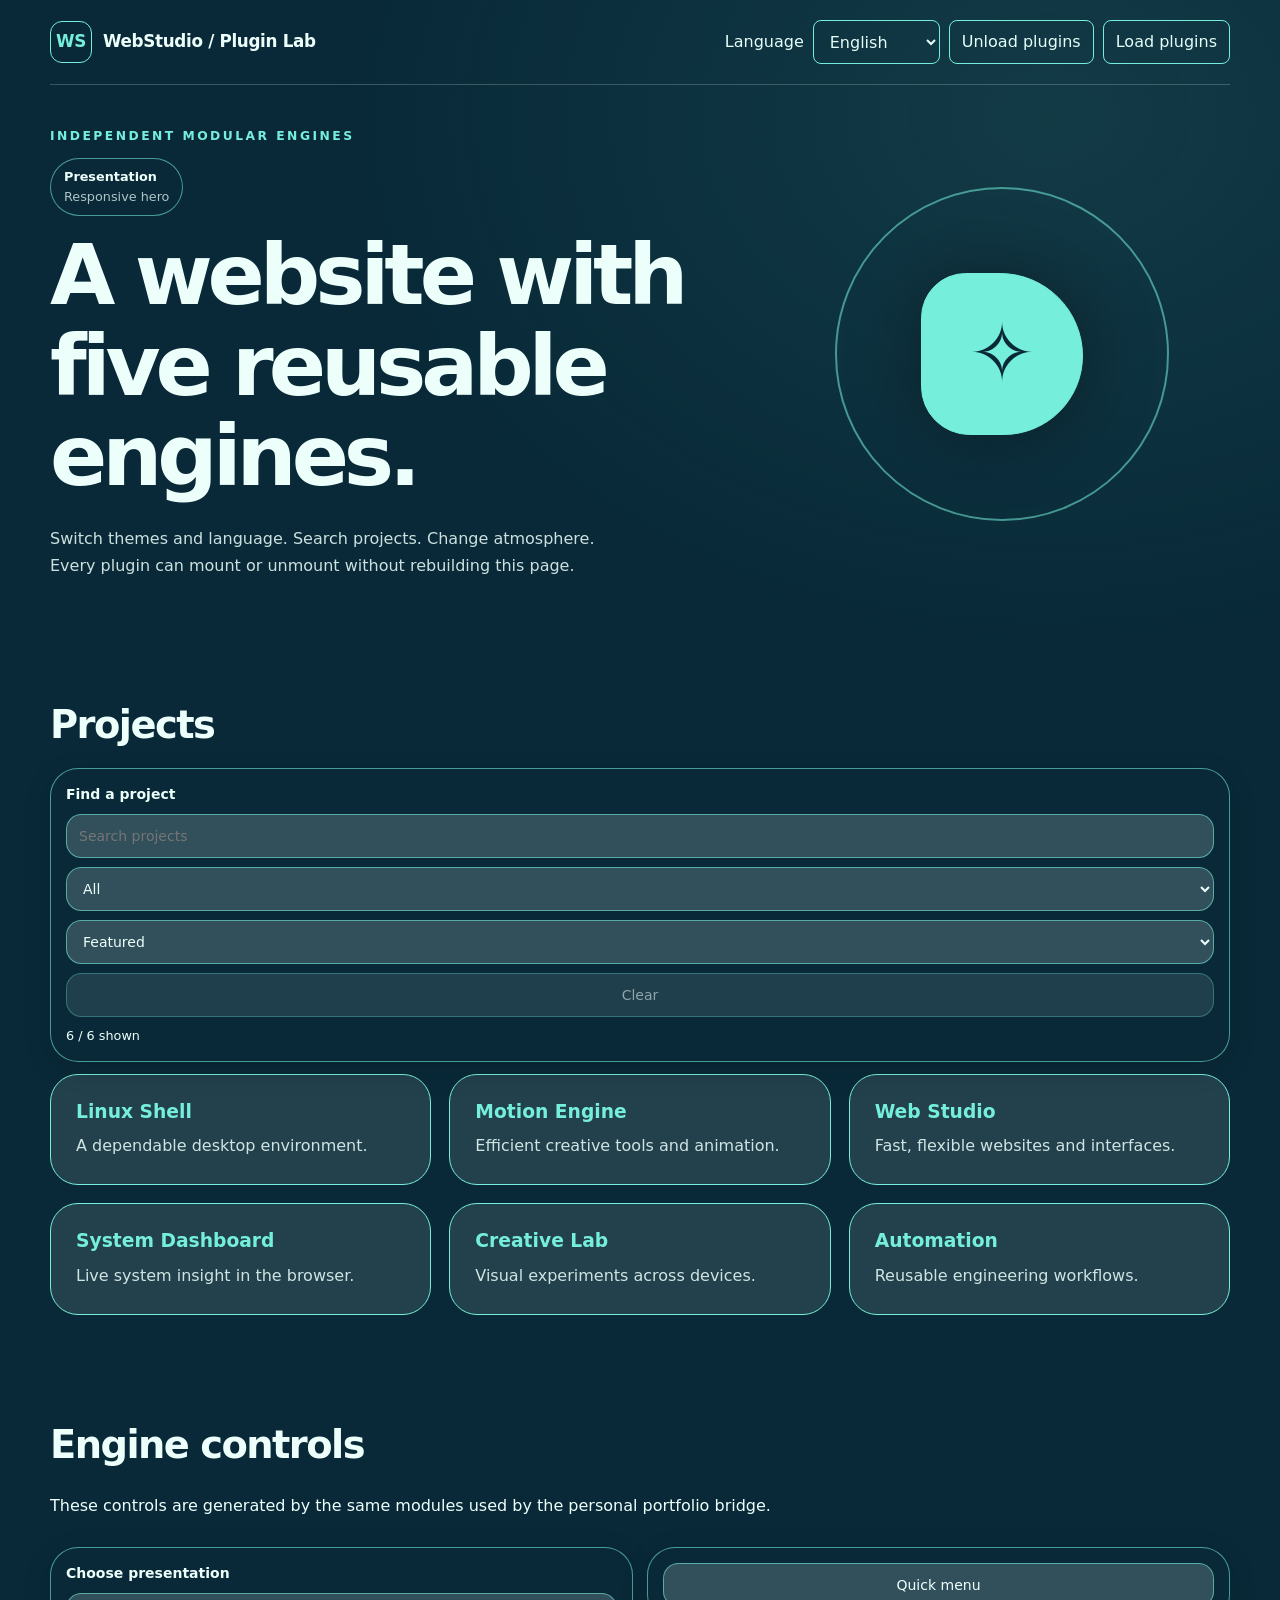
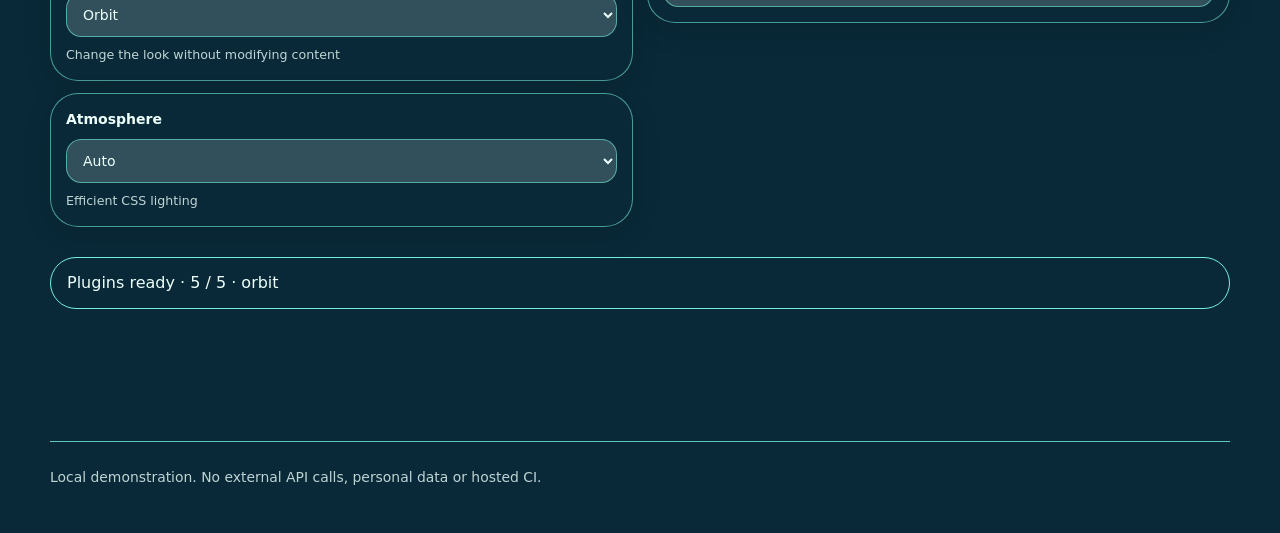
<file: examples/webstudio-plugin-starter/index.html>
<!doctype html>
<html lang="en">
<head>
<meta charset="utf-8">
<meta name="viewport" content="width=device-width, initial-scale=1">
<meta name="robots" content="noindex,nofollow,noarchive">
<meta name="description" content="Standalone demonstration of the WebStudio five-engine plugin system">
<title>WebStudio Plugin Playground</title>
<link rel="stylesheet" href="../../plugins/webstudio-plugin-engine-v331.css?v=3.31.0">
<style>
*{box-sizing:border-box}
:root{color-scheme:dark}
html{scroll-behavior:smooth}
body{margin:0;font:16px/1.65 system-ui,sans-serif;background:#091923;color:#eef9fb}
#demo-app{min-height:100vh;background:var(--wsp-surface,#092938);color:var(--wsp-ink,#edfffb);transition:background-color .2s}
#demo-app .wrap{width:min(1180px,calc(100% - 40px));margin-inline:auto}
#demo-app .top{padding:20px 0;display:flex;gap:15px;flex-wrap:wrap;align-items:center;justify-content:space-between;border-bottom:1px solid #ffffff35}
#demo-app .brand{display:flex;align-items:center;gap:11px;font-size:1.05rem;font-weight:800;letter-spacing:-.02em}
#demo-app .brand-mark{display:grid;place-items:center;width:42px;height:42px;border:1px solid var(--wsp-accent);border-radius:12px;color:var(--wsp-accent)}
#demo-app .top-tools{display:flex;align-items:center;flex-wrap:wrap;gap:9px}
#demo-app .top-tools :is(select,button){min-height:44px;padding:8px 12px;border:1px solid var(--wsp-accent);background:var(--wsp-surface);color:var(--wsp-ink);border-radius:8px;font:inherit;cursor:pointer}
#demo-app .hero{display:grid;grid-template-columns:minmax(0,1.2fr) minmax(260px,.8fr);align-items:center;gap:40px;padding:80px 0 75px;min-height:490px}
#demo-app h1{font:800 clamp(2.7rem,6.6vw,5.8rem)/1.07 system-ui,sans-serif;letter-spacing:-.06em;margin:0 0 25px}
#demo-app .kicker{color:var(--wsp-accent);font-size:.77rem;letter-spacing:.2em;font-weight:700;text-transform:uppercase}
#demo-app .hero-copy{max-width:55ch;color:var(--wsp-ink);opacity:.86}
#demo-app .art{position:relative;min-height:290px;display:grid;place-items:center;isolation:isolate}
#demo-app .art:before{content:"";position:absolute;width:min(100%,330px);aspect-ratio:1;border:2px solid var(--wsp-accent);border-radius:50%;opacity:.55}
#demo-app .art:after{content:"✧";display:grid;place-items:center;width:160px;height:160px;border-radius:35% 65% 62% 38%;border:1px solid var(--wsp-accent);background:var(--wsp-accent);color:var(--wsp-surface);font-size:5rem;box-shadow:0 0 75px #0005}
#demo-app section[id]{padding:28px 0 70px;scroll-margin-top:30px}
#demo-app h2{font-size:clamp(1.8rem,3vw,2.4rem);letter-spacing:-.04em;margin:0 0 12px}
#demo-app .grid{display:grid;grid-template-columns:repeat(3,minmax(0,1fr));gap:18px}
#demo-app .work-card{min-width:0;padding:25px;border:1px solid var(--wsp-accent);border-radius:var(--wsp-radius);background:color-mix(in srgb,var(--wsp-surface) 89%,var(--wsp-ink));}
#demo-app .work-card h3{margin:0 0 10px;line-height:1.25;color:var(--wsp-accent)}
#demo-app .work-card p{margin:0;color:var(--wsp-ink);opacity:.86}
#demo-app .work-card[hidden]{display:none!important}
#demo-app .tools-grid{display:grid;grid-template-columns:repeat(2,minmax(0,1fr));gap:14px;align-items:start}
#demo-app .tools-grid>div{min-width:0}
#demo-app .status-line{display:block;padding:12px 16px;border:1px solid var(--wsp-accent);border-radius:var(--wsp-radius);margin:18px 0;color:var(--wsp-ink);white-space:pre-wrap;overflow-wrap:anywhere}
#demo-app .foot{margin-top:44px;padding:24px 0 44px;border-top:1px solid var(--wsp-accent);font-size:.87rem;opacity:.8}
#demo-app :is(button,select,a):focus-visible{outline:3px solid var(--wsp-accent)!important;outline-offset:3px}
#demo-app a{color:var(--wsp-accent)}
#demo-app[data-wsp-theme="editorial"] h1{font-family:Georgia,serif;letter-spacing:-.055em}
#demo-app[data-wsp-theme="terminal"] :is(h1,h2,h3,.brand){font-family:ui-monospace,monospace}
#demo-app[data-wsp-theme="terminal"] .work-card{border-style:dashed}
#demo-app[data-wsp-theme="aurora-peak"] .art:before{border-radius:50% 50% 20% 20%}
#demo-app[data-wsp-theme="neon-studio"] .art:after{box-shadow:0 0 70px #61f5e444}
#demo-app[data-wsp-theme="design-2"] .art:before{transform:rotate(28deg);border-radius:28%}
#demo-app[data-wsp-locale="ar"]{direction:rtl}
@media(max-width:800px){#demo-app .hero{grid-template-columns:1fr;padding:50px 0}#demo-app .grid{grid-template-columns:repeat(2,minmax(0,1fr))}}
@media(max-width:550px){#demo-app .wrap{width:min(100% - 28px,1180px)}#demo-app .grid,#demo-app .tools-grid{grid-template-columns:1fr}#demo-app .top-tools{width:100%}}
@media(prefers-reduced-motion:reduce){html{scroll-behavior:auto}#demo-app{transition:none}}
</style>
</head>
<body>
<div id="demo-app">
 <header class="wrap top">
  <div class="brand"><span class="brand-mark" aria-hidden="true">WS</span><span>WebStudio / Plugin Lab</span></div>
  <div class="top-tools">
   <label for="demo-locale" data-demo-i18n="language">Language</label>
   <select id="demo-locale" aria-label="Choose site language">
    <option value="en">English</option><option value="hi">हिन्दी</option>
    <option value="bn">বাংলা</option><option value="es">Español</option>
    <option value="fr">Français</option><option value="de">Deutsch</option>
    <option value="pt">Português</option><option value="ar">العربية</option>
    <option value="zh-CN">简体中文</option><option value="ja">日本語</option>
   </select>
   <button id="demo-unmount" type="button" data-demo-i18n="unmount">Unload plugins</button>
   <button id="demo-mount" type="button" data-demo-i18n="mount">Load plugins</button>
  </div>
 </header>
 <main>
  <section class="wrap hero" id="introduction" data-wsp-hero data-wsp-section data-wsp-label="Introduction">
   <div><p class="kicker" data-demo-i18n="kicker">Independent modular engines</p>
    <h1 data-demo-i18n="title">A website with five reusable engines.</h1>
    <p class="hero-copy" data-demo-i18n="intro">Switch themes and language. Search projects. Change atmosphere. Every plugin can mount or unmount without rebuilding this page.</p>
   </div>
   <div class="art" aria-hidden="true"></div>
  </section>
  <section class="wrap" id="projects" data-wsp-section data-wsp-label="Projects">
   <h2 data-demo-i18n="projects">Projects</h2>
   <div id="demo-portfolio-section">
    <div class="grid">
     <article class="work-card" data-wsp-project data-wsp-category="linux"><h3>Linux Shell</h3><p data-demo-i18n="project1">A dependable desktop environment.</p></article>
     <article class="work-card" data-wsp-project data-wsp-category="ai"><h3>Motion Engine</h3><p data-demo-i18n="project2">Efficient creative tools and animation.</p></article>
     <article class="work-card" data-wsp-project data-wsp-category="web"><h3>Web Studio</h3><p data-demo-i18n="project3">Fast, flexible websites and interfaces.</p></article>
     <article class="work-card" data-wsp-project data-wsp-category="linux,web"><h3>System Dashboard</h3><p data-demo-i18n="project4">Live system insight in the browser.</p></article>
     <article class="work-card" data-wsp-project data-wsp-category="ai,web"><h3>Creative Lab</h3><p data-demo-i18n="project5">Visual experiments across devices.</p></article>
     <article class="work-card" data-wsp-project data-wsp-category="linux,ai"><h3>Automation</h3><p data-demo-i18n="project6">Reusable engineering workflows.</p></article>
    </div>
   </div>
  </section>
  <section class="wrap" id="capabilities" data-wsp-section data-wsp-label="Engine Controls">
   <h2 data-demo-i18n="engines">Engine controls</h2>
   <p data-demo-i18n="controlsHelp">These controls are generated by the same modules used by the personal portfolio bridge.</p>
   <div class="tools-grid"><div id="demo-plugin-tools"></div><div id="demo-plugin-other"></div></div>
   <output id="demo-status" class="status-line" aria-live="polite">Loading…</output>
  </section>
 </main>
 <footer class="wrap foot" data-demo-i18n="footer">Local demonstration. No external API calls, personal data or hosted CI.</footer>
</div>
<script src="../../plugins/webstudio-plugin-engine-v331.js?v=3.31.0" defer></script>
<script src="../../plugins/modules/theme-v331.js?v=3.31.0" defer></script>
<script src="../../plugins/modules/hero-v331.js?v=3.31.0" defer></script>
<script src="../../plugins/modules/atmosphere-v331.js?v=3.31.0" defer></script>
<script src="../../plugins/modules/quick-menu-v331.js?v=3.31.0" defer></script>
<script src="../../plugins/modules/portfolio-v331.js?v=3.31.0" defer></script>
<script src="starter.js?v=3.31.0" defer></script>
</body>
</html>
</file>
<file: plugins/webstudio-plugin-engine-v331.css>
/* WebStudio Plugin Engine v3.31 — fully scoped, standalone CSS.
 * No existing WebStudio selectors modified: safe to include on any website.
 * Legacy portfolio mounts the host in bridge mode without duplicate UI.
 */
[data-wsp-host] {
 --wsp-accent:#75efdb;--wsp-surface:#092938;--wsp-ink:#edfffb;
 --wsp-soft:color-mix(in srgb,var(--wsp-surface) 82%,var(--wsp-ink));
 --wsp-border:color-mix(in srgb,var(--wsp-accent) 58%,transparent);
 --wsp-radius:16px;--wsp-font:system-ui,-apple-system,sans-serif;
}
[data-wsp-theme="orbit"] {--wsp-radius:28px;--wsp-font:system-ui,-apple-system,sans-serif}
[data-wsp-theme="editorial"] {--wsp-radius:3px;--wsp-font:Georgia,serif}
[data-wsp-theme="terminal"] {--wsp-radius:0px;--wsp-font:ui-monospace,SFMono-Regular,monospace}
[data-wsp-theme="aurora-peak"] {--wsp-radius:18px 18px 7px 7px;--wsp-font:system-ui,-apple-system,sans-serif}
[data-wsp-theme="neon-studio"] {--wsp-radius:15px;--wsp-font:system-ui,-apple-system,sans-serif}
[data-wsp-theme="design-2"] {--wsp-radius:22px 6px 22px 6px;--wsp-font:system-ui,-apple-system,sans-serif}
[data-wsp-host] .wsp-plugin-panel {
 display:grid;gap:9px;min-width:0;max-width:100%;
 margin-block:12px;padding:15px;
 background:var(--wsp-surface);color:var(--wsp-ink);
 border:1px solid var(--wsp-border);border-radius:var(--wsp-radius);
 font-family:var(--wsp-font);font-size:14px;line-height:1.5;
 box-shadow:0 7px 28px #0002;isolation:isolate;
}
[data-wsp-host] .wsp-plugin-panel label,
[data-wsp-host] .wsp-plugin-panel strong {
 display:block;font-family:inherit;font-weight:750;color:var(--wsp-ink);
}
[data-wsp-host] .wsp-plugin-panel :is(select,input,button) {
 box-sizing:border-box;min-width:0;max-width:100%;min-height:44px;
 padding:10px 12px;font-family:var(--wsp-font);font-size:14px;
 background:var(--wsp-soft);color:var(--wsp-ink);
 border:1px solid var(--wsp-border);border-radius:calc(var(--wsp-radius) * .55);
}
[data-wsp-host] .wsp-plugin-panel :is(button,select,input):focus-visible,
[data-wsp-host] .wsp-plugin-panel a:focus-visible {
 outline:3px solid var(--wsp-accent)!important;outline-offset:3px;
}
[data-wsp-host] .wsp-plugin-panel :is(button,select){cursor:pointer}
[data-wsp-host] .wsp-plugin-panel button:disabled{opacity:.58;cursor:not-allowed}
[data-wsp-host] .wsp-plugin-panel .wsp-help {
 color:var(--wsp-ink);opacity:.8;margin:0;
 font:500 .79rem/1.5 var(--wsp-font);
}
[data-wsp-host] .wsp-hero-stage {
 position:relative;min-width:0;
}
[data-wsp-host] .wsp-hero-badge{
 display:inline-flex;flex-direction:column;gap:2px;
 margin-bottom:14px;padding:9px 13px;max-width:100%;
 border:1px solid var(--wsp-border);border-radius:var(--wsp-radius);
 color:var(--wsp-ink);background:var(--wsp-surface);
 font:700 .8rem/1.4 var(--wsp-font);
}
[data-wsp-host] .wsp-hero-badge :is(strong,small){color:var(--wsp-ink);font:inherit}
[data-wsp-host] .wsp-hero-badge small{opacity:.72;font-weight:500}
[data-wsp-theme="orbit"] .wsp-hero-badge{border-radius:99px}
[data-wsp-theme="editorial"] .wsp-hero-badge{border-width:0 0 2px 2px;border-radius:0;box-shadow:none}
[data-wsp-theme="terminal"] .wsp-hero-badge{border-style:dashed;text-transform:uppercase}
[data-wsp-theme="aurora-peak"] .wsp-hero-badge{border-radius:22px 22px 3px 3px}
[data-wsp-theme="neon-studio"] .wsp-hero-badge{box-shadow:0 0 18px #61f5e420}
[data-wsp-theme="design-2"] .wsp-hero-badge{border-radius:22px 3px 22px 3px}
[data-wsp-host] .wsp-atmosphere-layer{
 position:fixed;inset:0;z-index:0;pointer-events:none;
 background:radial-gradient(ellipse at 82% 13%,var(--wsp-accent),transparent 49%);
 opacity:.09;contain:strict;
}
[data-wsp-host][data-wsp-atmo-effect="off"] .wsp-atmosphere-layer{display:none!important}
[data-wsp-host][data-wsp-atmo-effect="eco"] .wsp-atmosphere-layer{opacity:.035;animation:none!important}
[data-wsp-theme="editorial"] .wsp-atmosphere-layer{
 background:radial-gradient(ellipse at 17% 14%,#bf9465,transparent 54%);mix-blend-mode:multiply;
}
[data-wsp-theme="terminal"] .wsp-atmosphere-layer{
 background:repeating-linear-gradient(0deg,transparent 0 33px,#73ffa935 34px,transparent 35px);
}
[data-wsp-theme="aurora-peak"] .wsp-atmosphere-layer{
 background:radial-gradient(ellipse at 67% 17%,#cfedb9,transparent 52%);
}
[data-wsp-theme="neon-studio"] .wsp-atmosphere-layer{
 background:radial-gradient(ellipse at 82% 13%,#61f5e4,transparent 49%),radial-gradient(ellipse at 6% 90%,#498de9,transparent 38%);
}
[data-wsp-theme="design-2"] .wsp-atmosphere-layer{
 background:radial-gradient(ellipse at 27% 13%,#c6a8ff,transparent 48%),radial-gradient(ellipse at 90% 85%,#606eea,transparent 55%);
}
[data-wsp-host] .wsp-quick-menu{position:relative;}
[data-wsp-host] .wsp-quick-popup[hidden]{display:none!important}
[data-wsp-host] .wsp-quick-popup{display:grid;gap:10px;max-height:70vh;overflow:auto;}
[data-wsp-host] .wsp-quick-links,
[data-wsp-host] .wsp-quick-themes{display:flex;flex-wrap:wrap;gap:7px;}
[data-wsp-host] .wsp-quick-links a{
 display:inline-flex;align-items:center;min-height:44px;
 padding:9px 12px;color:var(--wsp-ink);background:var(--wsp-soft);
 border:1px solid var(--wsp-border);border-radius:calc(var(--wsp-radius) * .55);
 font:700 .8rem/1.4 var(--wsp-font);text-decoration:none;
}
[data-wsp-host] .wsp-quick-themes button[aria-pressed="true"]{
 background:var(--wsp-accent);color:var(--wsp-surface);font-weight:800;
}
[data-wsp-host] .wsp-portfolio-search{grid-template-columns:minmax(0,1fr)}
[data-wsp-host] .wsp-portfolio-search input{width:100%}
[data-wsp-host] .wsp-portfolio-search [role="status"]{margin:0;color:var(--wsp-ink);font-size:.8rem}
[data-wsp-host][data-wsp-locale="ar"] .wsp-plugin-panel,
[data-wsp-host][data-wsp-locale="ar"] .wsp-hero-badge{direction:rtl;text-align:right}
@media(max-width:560px){
 [data-wsp-host] .wsp-plugin-panel{padding:12px}
 [data-wsp-host] .wsp-quick-links,[data-wsp-host] .wsp-quick-themes{display:grid;grid-template-columns:repeat(2,minmax(0,1fr))}
}
@media(prefers-reduced-motion:reduce),(forced-colors:active){
 [data-wsp-host] .wsp-atmosphere-layer{animation:none!important;opacity:0!important}
 [data-wsp-host] .wsp-plugin-panel *{animation:none!important;transition:none!important}
}
@media(forced-colors:active){
 [data-wsp-host] .wsp-plugin-panel,
 [data-wsp-host] .wsp-hero-badge,
 [data-wsp-host] .wsp-plugin-panel :is(button,select,input){
  background:Canvas!important;color:CanvasText!important;border:1px solid CanvasText!important;
 }
}
</file>
